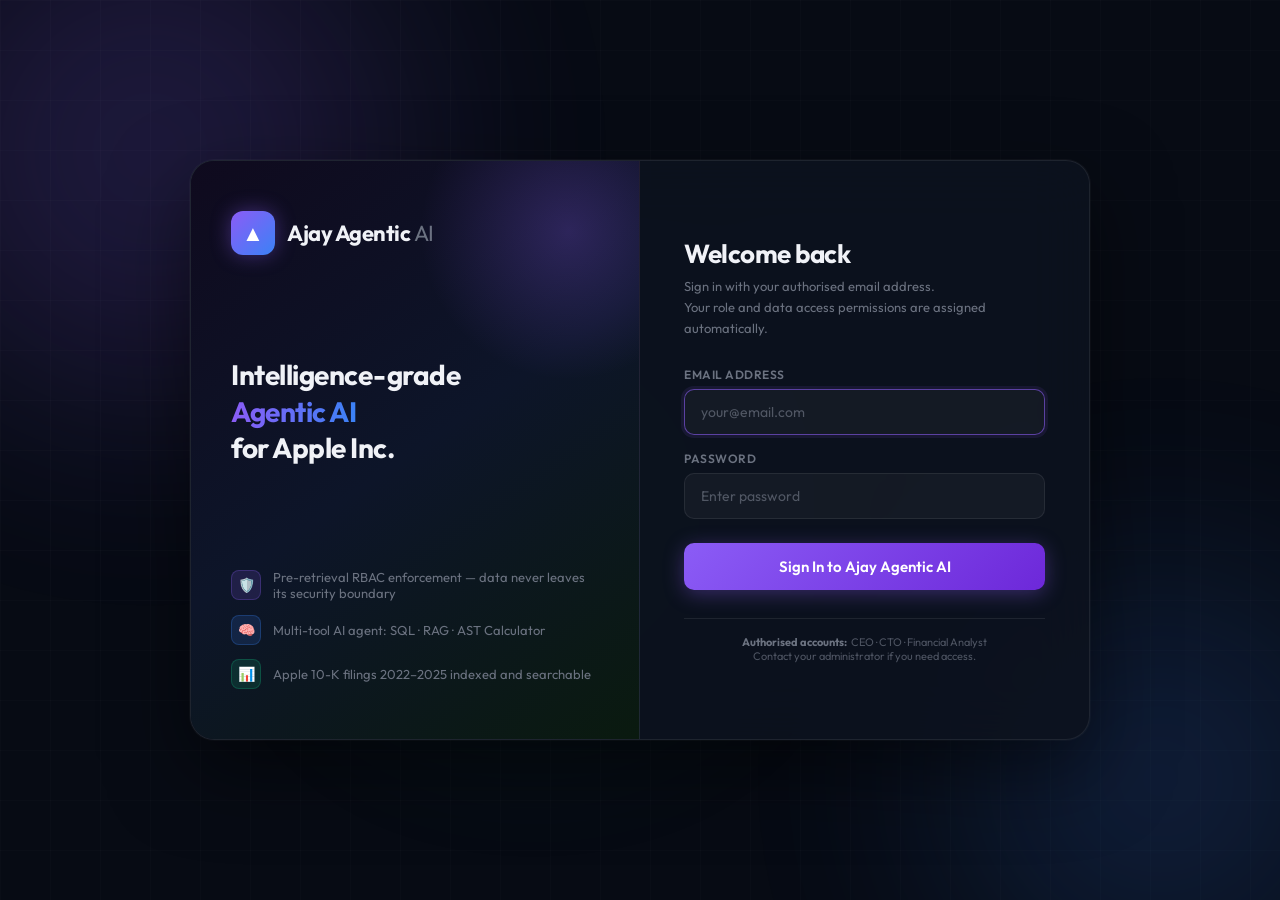
<file: frontend/login.html>
<!DOCTYPE html>
<html lang="en">
<head>
    <meta charset="UTF-8">
    <meta name="viewport" content="width=device-width, initial-scale=1.0">
    <title>Ajay Agentic AI — Sign In</title>
    <meta name="description" content="Sign in to SphereFinance AI Financial Assistant — secure role-based access to Apple Inc. financial intelligence.">
    <link rel="preconnect" href="https://fonts.googleapis.com">
    <link rel="preconnect" href="https://fonts.gstatic.com" crossorigin>
    <link href="https://fonts.googleapis.com/css2?family=Outfit:wght@300;400;500;600;700;800&display=swap" rel="stylesheet">
    <style>
        :root {
            --bg: #070b14;
            --panel: rgba(13, 18, 30, 0.9);
            --border: rgba(255,255,255,0.08);
            --text-primary: #f0f2f7;
            --text-secondary: #6b7280;
            --purple: #8b5cf6;
            --blue: #3b82f6;
            --green: #10b981;
            --font: 'Outfit', -apple-system, sans-serif;
        }

        * { box-sizing: border-box; margin: 0; padding: 0; }

        body {
            font-family: var(--font);
            background: var(--bg);
            color: var(--text-primary);
            min-height: 100vh;
            display: flex;
            align-items: center;
            justify-content: center;
            overflow: hidden;
            position: relative;
        }

        /* Animated background orbs */
        .bg-orb {
            position: fixed;
            border-radius: 50%;
            filter: blur(120px);
            opacity: 0.18;
            pointer-events: none;
            animation: orb-float 8s ease-in-out infinite;
        }
        .bg-orb.orb1 { width: 500px; height: 500px; background: #8b5cf6; top: -100px; left: -100px; animation-delay: 0s; }
        .bg-orb.orb2 { width: 400px; height: 400px; background: #3b82f6; bottom: -80px; right: -80px; animation-delay: 3s; }
        .bg-orb.orb3 { width: 300px; height: 300px; background: #10b981; top: 40%; left: 30%; animation-delay: 6s; }

        @keyframes orb-float {
            0%, 100% { transform: translate(0, 0) scale(1); }
            50% { transform: translate(20px, -20px) scale(1.05); }
        }

        /* Grid overlay */
        body::before {
            content: '';
            position: fixed;
            inset: 0;
            background-image:
                linear-gradient(rgba(255,255,255,0.015) 1px, transparent 1px),
                linear-gradient(90deg, rgba(255,255,255,0.015) 1px, transparent 1px);
            background-size: 50px 50px;
            pointer-events: none;
        }

        /* Main container */
        .login-wrapper {
            display: grid;
            grid-template-columns: 1fr 1fr;
            width: 900px;
            max-width: 96vw;
            min-height: 580px;
            background: var(--panel);
            border: 1px solid var(--border);
            border-radius: 24px;
            backdrop-filter: blur(30px);
            box-shadow: 0 30px 80px rgba(0,0,0,0.5), 0 0 0 1px rgba(255,255,255,0.04);
            overflow: hidden;
            position: relative;
            z-index: 10;
            animation: card-in 0.6s cubic-bezier(0.16, 1, 0.3, 1);
        }

        @keyframes card-in {
            from { opacity: 0; transform: translateY(30px) scale(0.97); }
            to { opacity: 1; transform: translateY(0) scale(1); }
        }

        /* Left Panel — Branding */
        .brand-panel {
            background: linear-gradient(145deg, #0f0a1e 0%, #0d1529 50%, #0a1a0f 100%);
            padding: 50px 40px;
            display: flex;
            flex-direction: column;
            justify-content: space-between;
            position: relative;
            overflow: hidden;
            border-right: 1px solid var(--border);
        }

        .brand-panel::before {
            content: '';
            position: absolute;
            width: 300px;
            height: 300px;
            border-radius: 50%;
            background: radial-gradient(circle, rgba(139,92,246,0.25) 0%, transparent 70%);
            top: -80px;
            right: -80px;
        }

        .brand-logo {
            display: flex;
            align-items: center;
            gap: 12px;
        }

        .logo-mark {
            width: 44px;
            height: 44px;
            border-radius: 12px;
            background: linear-gradient(135deg, #8b5cf6, #3b82f6);
            display: flex;
            align-items: center;
            justify-content: center;
            font-size: 22px;
            font-weight: 800;
            color: white;
            box-shadow: 0 0 20px rgba(139,92,246,0.4);
        }

        .brand-name {
            font-size: 22px;
            font-weight: 700;
            letter-spacing: -0.5px;
        }
        .brand-name span {
            color: var(--text-secondary);
            font-weight: 400;
        }

        .brand-tagline {
            font-size: 28px;
            font-weight: 700;
            line-height: 1.3;
            letter-spacing: -0.5px;
        }
        .brand-tagline em {
            font-style: normal;
            background: linear-gradient(90deg, #8b5cf6, #3b82f6);
            -webkit-background-clip: text;
            -webkit-text-fill-color: transparent;
        }

        .brand-features {
            display: flex;
            flex-direction: column;
            gap: 14px;
        }

        .feature-item {
            display: flex;
            align-items: center;
            gap: 12px;
            font-size: 13px;
            color: var(--text-secondary);
        }

        .feature-icon {
            width: 30px;
            height: 30px;
            border-radius: 8px;
            display: flex;
            align-items: center;
            justify-content: center;
            font-size: 14px;
            flex-shrink: 0;
        }

        .fi-purple { background: rgba(139,92,246,0.15); border: 1px solid rgba(139,92,246,0.25); }
        .fi-blue   { background: rgba(59,130,246,0.15);  border: 1px solid rgba(59,130,246,0.25); }
        .fi-green  { background: rgba(16,185,129,0.15);  border: 1px solid rgba(16,185,129,0.25); }

        /* Right Panel — Login Form */
        .form-panel {
            padding: 50px 44px;
            display: flex;
            flex-direction: column;
            justify-content: center;
            gap: 28px;
        }

        .form-header h1 {
            font-size: 26px;
            font-weight: 700;
            letter-spacing: -0.5px;
            margin-bottom: 6px;
        }
        .form-header p {
            font-size: 13px;
            color: var(--text-secondary);
            line-height: 1.6;
        }

        .form-group {
            display: flex;
            flex-direction: column;
            gap: 7px;
        }

        label {
            font-size: 12px;
            font-weight: 600;
            color: var(--text-secondary);
            letter-spacing: 0.5px;
            text-transform: uppercase;
        }

        .input-wrapper {
            position: relative;
        }

        .input-wrapper input {
            width: 100%;
            background: rgba(255,255,255,0.04);
            border: 1px solid var(--border);
            border-radius: 10px;
            padding: 13px 16px;
            color: var(--text-primary);
            font-family: var(--font);
            font-size: 14px;
            outline: none;
            transition: border-color 0.2s ease, box-shadow 0.2s ease;
        }

        .input-wrapper input:focus {
            border-color: rgba(139,92,246,0.6);
            box-shadow: 0 0 0 3px rgba(139,92,246,0.1);
        }

        .input-wrapper input::placeholder {
            color: rgba(107,114,128,0.7);
        }

        .role-hint {
            font-size: 11px;
            padding: 8px 12px;
            border-radius: 8px;
            background: rgba(255,255,255,0.03);
            border: 1px solid var(--border);
            color: var(--text-secondary);
            display: none;
            align-items: center;
            gap: 6px;
        }
        .role-hint.show { display: flex; }
        .role-badge {
            padding: 2px 8px;
            border-radius: 20px;
            font-size: 10px;
            font-weight: 700;
        }
        .role-badge.ceo   { background: rgba(168,85,247,0.2); color: #a855f7; border: 1px solid rgba(168,85,247,0.3); }
        .role-badge.cto   { background: rgba(59,130,246,0.2);  color: #3b82f6; border: 1px solid rgba(59,130,246,0.3); }
        .role-badge.analyst { background: rgba(16,185,129,0.2); color: #10b981; border: 1px solid rgba(16,185,129,0.3); }

        .btn-login {
            width: 100%;
            padding: 14px;
            background: linear-gradient(135deg, #8b5cf6 0%, #6d28d9 100%);
            color: #fff;
            border: none;
            border-radius: 10px;
            font-family: var(--font);
            font-size: 15px;
            font-weight: 600;
            cursor: pointer;
            transition: opacity 0.2s, transform 0.15s, box-shadow 0.2s;
            box-shadow: 0 4px 20px rgba(139,92,246,0.35);
            position: relative;
            overflow: hidden;
        }

        .btn-login:hover:not(:disabled) {
            opacity: 0.92;
            transform: translateY(-1px);
            box-shadow: 0 8px 25px rgba(139,92,246,0.45);
        }

        .btn-login:active:not(:disabled) { transform: translateY(0); }

        .btn-login:disabled {
            opacity: 0.6;
            cursor: not-allowed;
        }

        .btn-login .btn-spinner {
            display: none;
            width: 16px;
            height: 16px;
            border: 2px solid rgba(255,255,255,0.3);
            border-top-color: white;
            border-radius: 50%;
            animation: spin 0.7s linear infinite;
            margin: 0 auto;
        }
        .btn-login.loading .btn-text { display: none; }
        .btn-login.loading .btn-spinner { display: block; }

        @keyframes spin { to { transform: rotate(360deg); } }

        .error-banner {
            display: none;
            background: rgba(239,68,68,0.1);
            border: 1px solid rgba(239,68,68,0.25);
            color: #f87171;
            font-size: 12px;
            padding: 10px 14px;
            border-radius: 8px;
            align-items: center;
            gap: 8px;
        }
        .error-banner.show { display: flex; }

        .accounts-hint {
            font-size: 11px;
            color: rgba(107,114,128,0.7);
            text-align: center;
            border-top: 1px solid var(--border);
            padding-top: 16px;
        }
        .accounts-hint strong { color: var(--text-secondary); }

        /* Responsive */
        @media (max-width: 700px) {
            .login-wrapper { grid-template-columns: 1fr; }
            .brand-panel { display: none; }
            .form-panel { padding: 36px 28px; }
        }
    </style>
</head>
<body>
    <!-- Background Effects -->
    <div class="bg-orb orb1"></div>
    <div class="bg-orb orb2"></div>
    <div class="bg-orb orb3"></div>

    <div class="login-wrapper">
        <!-- Left: Brand Panel -->
        <div class="brand-panel">
            <div class="brand-logo">
                <div class="logo-mark">▲</div>
                <div class="brand-name">Ajay Agentic <span>AI</span></div>
            </div>

            <div>
                <p class="brand-tagline">
                    Intelligence-grade<br>
                    <em>Agentic AI</em><br>
                    for Apple Inc.
                </p>
            </div>

            <div class="brand-features">
                <div class="feature-item">
                    <div class="feature-icon fi-purple">🛡️</div>
                    <span>Pre-retrieval RBAC enforcement — data never leaves its security boundary</span>
                </div>
                <div class="feature-item">
                    <div class="feature-icon fi-blue">🧠</div>
                    <span>Multi-tool AI agent: SQL · RAG · AST Calculator</span>
                </div>
                <div class="feature-item">
                    <div class="feature-icon fi-green">📊</div>
                    <span>Apple 10-K filings 2022–2025 indexed and searchable</span>
                </div>
            </div>
        </div>

        <!-- Right: Form Panel -->
        <div class="form-panel">
            <div class="form-header">
                <h1>Welcome back</h1>
                <p>Sign in with your authorised email address.<br>Your role and data access permissions are assigned automatically.</p>
            </div>

            <div id="error-banner" class="error-banner">
                <span>⚠️</span>
                <span id="error-msg">Unrecognised email address. Please use an authorised account.</span>
            </div>

            <form id="login-form" autocomplete="off">
                <div class="form-group" style="margin-bottom: 16px;">
                    <label for="email-input">Email Address</label>
                    <div class="input-wrapper">
                        <input
                            type="email"
                            id="email-input"
                            placeholder="your@email.com"
                            required
                            autofocus
                        >
                    </div>
                    <div class="role-hint" id="role-hint">
                        <span>Detected role:</span>
                        <span class="role-badge" id="role-badge-el"></span>
                        <span id="role-desc-el"></span>
                    </div>
                </div>

                <div class="form-group" style="margin-bottom: 24px;">
                    <label for="password-input">Password</label>
                    <div class="input-wrapper">
                        <input
                            type="password"
                            id="password-input"
                            placeholder="Enter password"
                            required
                        >
                    </div>
                </div>

                <button type="submit" class="btn-login" id="btn-login">
                    <span class="btn-text">Sign In to Ajay Agentic AI</span>
                    <div class="btn-spinner"></div>
                </button>
            </form>

            <div class="accounts-hint">
                <strong>Authorised accounts:</strong>&nbsp; CEO · CTO · Financial Analyst<br>
                Contact your administrator if you need access.
            </div>
        </div>
    </div>

    <script>
        // Role mapping: email → { role, label, badgeClass, desc }
        const ROLE_MAP = {
            "ajaybalaji197@gmail.com":       { role: "CEO",     label: "CEO",               badgeClass: "ceo",     desc: "Full access — all financial data" },
            "ajaybalaji2115@gmail.com":      { role: "CTO",     label: "CTO",               badgeClass: "cto",     desc: "Operations access — no HR/salary" },
            "ajaybalaji21072006@gmail.com":  { role: "Analyst", label: "Financial Analyst",  badgeClass: "analyst", desc: "Public filings only" }
        };

        // Demo password (same for all accounts)
        const DEMO_PASSWORD = "Ajay123$";

        const emailInput   = document.getElementById("email-input");
        const passwordInput = document.getElementById("password-input");
        const loginForm    = document.getElementById("login-form");
        const errorBanner  = document.getElementById("error-banner");
        const errorMsg     = document.getElementById("error-msg");
        const roleHint     = document.getElementById("role-hint");
        const roleBadgeEl  = document.getElementById("role-badge-el");
        const roleDescEl   = document.getElementById("role-desc-el");
        const btnLogin     = document.getElementById("btn-login");

        // Live email detection → show role hint
        emailInput.addEventListener("input", () => {
            const email = emailInput.value.trim().toLowerCase();
            const entry = ROLE_MAP[email];
            errorBanner.classList.remove("show");

            if (entry) {
                roleBadgeEl.textContent = entry.label;
                roleBadgeEl.className = `role-badge ${entry.badgeClass}`;
                roleDescEl.textContent = `— ${entry.desc}`;
                roleHint.classList.add("show");
            } else {
                roleHint.classList.remove("show");
            }
        });

        loginForm.addEventListener("submit", async (e) => {
            e.preventDefault();

            const email    = emailInput.value.trim().toLowerCase();
            const password = passwordInput.value;

            const entry = ROLE_MAP[email];

            if (!entry) {
                errorMsg.textContent = "Unrecognised email address. Please use an authorised account.";
                errorBanner.classList.add("show");
                emailInput.focus();
                return;
            }

            if (password !== DEMO_PASSWORD) {
                errorMsg.textContent = "Incorrect password. Please try again.";
                errorBanner.classList.add("show");
                passwordInput.focus();
                passwordInput.value = "";
                return;
            }

            // Show loading
            btnLogin.classList.add("loading");
            btnLogin.disabled = true;
            errorBanner.classList.remove("show");

            await new Promise(r => setTimeout(r, 800));

            sessionStorage.setItem("sf_role",  entry.role);
            sessionStorage.setItem("sf_email", email);
            sessionStorage.setItem("sf_label", entry.label);

            window.location.href = "/";
        });
    </script>
</body>
</html>
</file>
